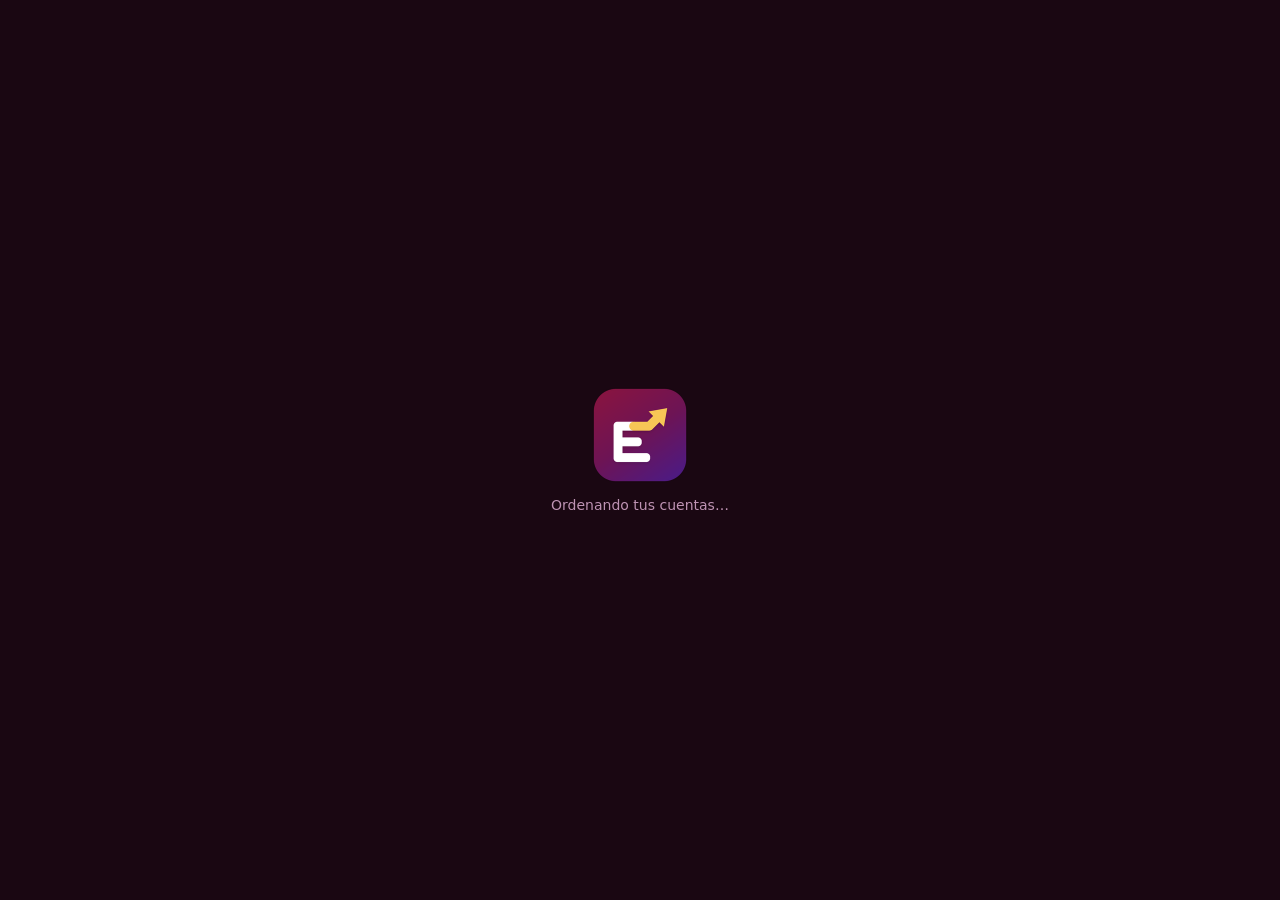
<file: index.html>
<!doctype html>
<html lang="es">
<head>
<meta charset="utf-8">
<meta name="viewport" content="width=device-width, initial-scale=1, viewport-fit=cover">
<title>Mi EquiFinanciero</title>
<meta name="theme-color" content="#1A0712">
<meta name="apple-mobile-web-app-capable" content="yes">
<meta name="mobile-web-app-capable" content="yes">
<meta name="apple-mobile-web-app-title" content="EquiFinanciero">
<meta name="apple-mobile-web-app-status-bar-style" content="black-translucent">
<link rel="manifest" href="manifest.webmanifest">
<link rel="icon" href="favicon-32.png">
<link rel="apple-touch-icon" href="apple-touch-icon.png">
<style>
  html,body{margin:0;height:100%;background:#1A0712;color:#fff;font-family:system-ui,-apple-system,"Segoe UI",sans-serif;overflow:hidden}
  #marco{position:fixed;inset:0;padding-top:env(safe-area-inset-top,0px);box-sizing:border-box;background:#1A0712;display:flex;flex-direction:column}
  #caja{flex:1;min-height:0;position:relative;overflow:hidden}
  iframe{position:absolute;left:0;top:0;width:100%;height:100%;border:0;display:block;background:#1A0712;transform-origin:0 0}
  #banner{display:none;flex:none;align-items:center;gap:10px;padding:8px 10px;background:#2E0E25;border-bottom:1px solid rgba(217,150,215,.35);font-size:13px;line-height:1.3}
  #banner img{width:36px;height:36px;border-radius:9px;flex:none}
  #banner span{flex:1;color:#F3D9EA}#banner b{color:#fff}
  #bI{display:none;border:0;border-radius:12px;padding:10px 14px;background:linear-gradient(135deg,#8C143E,#5B21B6);color:#fff;font:600 14px system-ui}
  #bX{width:34px;height:34px;border:0;border-radius:50%;background:rgba(255,255,255,.12);color:#fff;font-size:18px;flex:none}
  #splash{position:fixed;inset:0;z-index:5;background:#1A0712;display:flex;flex-direction:column;align-items:center;justify-content:center;gap:14px;transition:opacity .5s}
  #splash.fuera{opacity:0;pointer-events:none}
  #splash img{width:96px;height:96px}
  #splash p{margin:0;color:#BE93B3;font-size:14px}
  #err{display:none;position:fixed;inset:0;z-index:9;background:#1A0712;padding:32px;box-sizing:border-box;align-content:center;text-align:center;line-height:1.5}
  #err button{margin-top:16px;padding:12px 22px;border:0;border-radius:14px;background:#8C143E;color:#fff;font-size:16px}
</style>
</head>
<body>
<div id="splash"><img src="icon-192.png" alt="Mi EquiFinanciero"><p>Ordenando tus cuentas…</p></div>
<div id="err"><h2>No pudimos abrir la app</h2><p id="errTxt"></p><button onclick="location.reload()">Reintentar</button></div>
<div id="marco"><div id="banner"><img src="icon-192.png" alt=""><span id="bTxt"></span><button id="bI">Instalar</button><button id="bX" aria-label="Cerrar">×</button></div><div id="caja"><iframe id="f" title="Mi EquiFinanciero" allow="clipboard-write; clipboard-read; camera; microphone; fullscreen; web-share; publickey-credentials-get" referrerpolicy="no-referrer-when-downgrade"></iframe></div></div>
<script src="config.js"></script>
<script>
(function () {
  "use strict";
  var CFG = window.EF_CONFIG || {};
  var K_SES = "EF_SHELL_SESION_V1", K_NONCE = "EF_G_NONCE", K_TOK = "EF_G_TOKEN";
  var $ = function (id) { return document.getElementById(id); };
  var OK_ORIGEN = /^https:\/\/([a-z0-9-]+\.)*(googleusercontent\.com|google\.com)$/i;

  function mostrarError(t) { $("errTxt").textContent = t; $("err").style.display = "block"; $("splash").classList.add("fuera"); }
  function leer(k) { try { return JSON.parse(localStorage.getItem(k) || "null"); } catch (e) { return null; } }
  function guardar(k, v) { try { if (v) localStorage.setItem(k, JSON.stringify(v)); else localStorage.removeItem(k); } catch (e) {} }

  if (!CFG.APP_URL || /PEGA_AQUI/.test(CFG.APP_URL)) { mostrarError("Falta configurar APP_URL en config.js."); return; }

  // Volvemos de Google (inicio de sesión): el id_token llega en el hash
  var tokenPendiente = null;
  try {
    if (location.hash.indexOf("id_token=") >= 0) {
      var p = new URLSearchParams(location.hash.slice(1));
      var idt = p.get("id_token"), esperado = sessionStorage.getItem(K_NONCE);
      var nonceOk = false;
      try { nonceOk = !!esperado && JSON.parse(atob(idt.split(".")[1].replace(/-/g, "+").replace(/_/g, "/"))).nonce === esperado; } catch (e) {}
      if (idt && nonceOk) tokenPendiente = idt;
      sessionStorage.removeItem(K_NONCE);
      history.replaceState(null, "", location.pathname + location.search);
    }
  } catch (e) {}

  var f = $("f");
  var url = CFG.APP_URL;
  try { var q = new URLSearchParams(location.search).get("page"); if (q) url += (url.indexOf("?") < 0 ? "?" : "&") + "page=" + encodeURIComponent(q); } catch (e) {}
  f.src = url;


  // Dibuja la app con el mismo ancho de diseño que en Android (590 px) y la ajusta a la pantalla
  var ANCHO = 590, caja = $("caja");
  function ajustar() {
    var cw = caja.clientWidth, ch = caja.clientHeight;
    if (!cw || !ch) return;
    if (cw >= ANCHO) { f.style.width = "100%"; f.style.height = "100%"; f.style.transform = "none"; return; }
    var k = cw / ANCHO;
    f.style.width = ANCHO + "px"; f.style.height = (ch / k) + "px"; f.style.transform = "scale(" + k + ")";
  }
  ajustar(); addEventListener("resize", ajustar); addEventListener("orientationchange", function () { setTimeout(ajustar, 200); });
  if (window.ResizeObserver) new ResizeObserver(ajustar).observe(caja);

  var splashT = setTimeout(quitarSplash, 9000);
  function quitarSplash() { clearTimeout(splashT); $("splash").classList.add("fuera"); setTimeout(function () { var s = $("splash"); if (s) s.remove(); }, 600); }

  function iniciarGoogle() {
    var nonce = (crypto.randomUUID ? crypto.randomUUID() : String(Math.random()).slice(2) + Date.now());
    sessionStorage.setItem(K_NONCE, nonce);
    var a = new URLSearchParams({
      client_id: CFG.GOOGLE_CLIENT_ID, redirect_uri: location.origin + location.pathname,
      response_type: "id_token", scope: "openid email profile", nonce: nonce, prompt: "select_account"
    });
    location.href = "https://accounts.google.com/o/oauth2/v2/auth?" + a.toString();
  }

  window.addEventListener("message", function (e) {
    if (!OK_ORIGEN.test(e.origin) || !e.data || typeof e.data !== "object") return;   // solo mensajes de Google/Apps Script
    var d = e.data;
    function responder(m) { try { e.source.postMessage(m, e.origin); } catch (x) {} }
    if (d.fr === "hola") {
      responder({ fr: "envoltorio", sesion: leer(K_SES) });
      if (tokenPendiente) { var t = tokenPendiente; tokenPendiente = null; setTimeout(function () { responder({ fr: "googleToken", token: t }); }, 400); }
    } else if (d.fr === "sesion") {
      guardar(K_SES, d.sesion && d.sesion.token ? d.sesion : null);
    } else if (d.fr === "listo") {
      quitarSplash();
    } else if (d.fr === "google") {
      iniciarGoogle();
    } else if (d.fr === "ir" && typeof d.url === "string" && /^(https:\/\/|tel:|mailto:)/i.test(d.url)) {
      var w = null; try { w = window.open(d.url, "_blank", "noopener"); } catch (x) {}
      if (!w) location.href = d.url;
    }
  });


  // ---- Banner superior "Instalar" ----
  var standalone = matchMedia("(display-mode: standalone)").matches || navigator.standalone === true;
  var ua = navigator.userAgent, evt = null, ban = $("banner"), bI = $("bI"), bT = $("bTxt");
  var ios = /iPad|iPhone|iPod/.test(ua) || (navigator.platform === "MacIntel" && navigator.maxTouchPoints > 1);
  function verBanner() { try { if (sessionStorage.getItem("efBan")) return; } catch (e) {} if (!standalone) ban.style.display = "flex"; }
  $("bX").onclick = function () { ban.style.display = "none"; try { sessionStorage.setItem("efBan", "1"); } catch (e) {} };
  if (!standalone) {
    if (ios) { bT.innerHTML = "<b>Instala Mi EquiFinanciero</b>: toca Compartir y “Agregar a pantalla de inicio”."; verBanner(); }
    else {
      bT.innerHTML = "<b>Instala Mi EquiFinanciero</b> en tu teléfono y ábrela como una app.";
      window.addEventListener("beforeinstallprompt", function (e) { e.preventDefault(); evt = e; bI.style.display = "block"; verBanner(); });
      bI.onclick = function () { if (!evt) return; evt.prompt(); evt.userChoice.finally(function () { evt = null; ban.style.display = "none"; }); };
      window.addEventListener("appinstalled", function () { ban.style.display = "none"; });
      if (/Android/i.test(ua)) setTimeout(function () { if (ban.style.display !== "flex") { bT.innerHTML = "<b>Instala la app</b>: menú ⋮ → “Instalar aplicación”."; verBanner(); } }, 2500);
    }
  }

  if ("serviceWorker" in navigator) navigator.serviceWorker.register("sw.js").catch(function () {});
})();
</script>
</body>
</html>
</file>
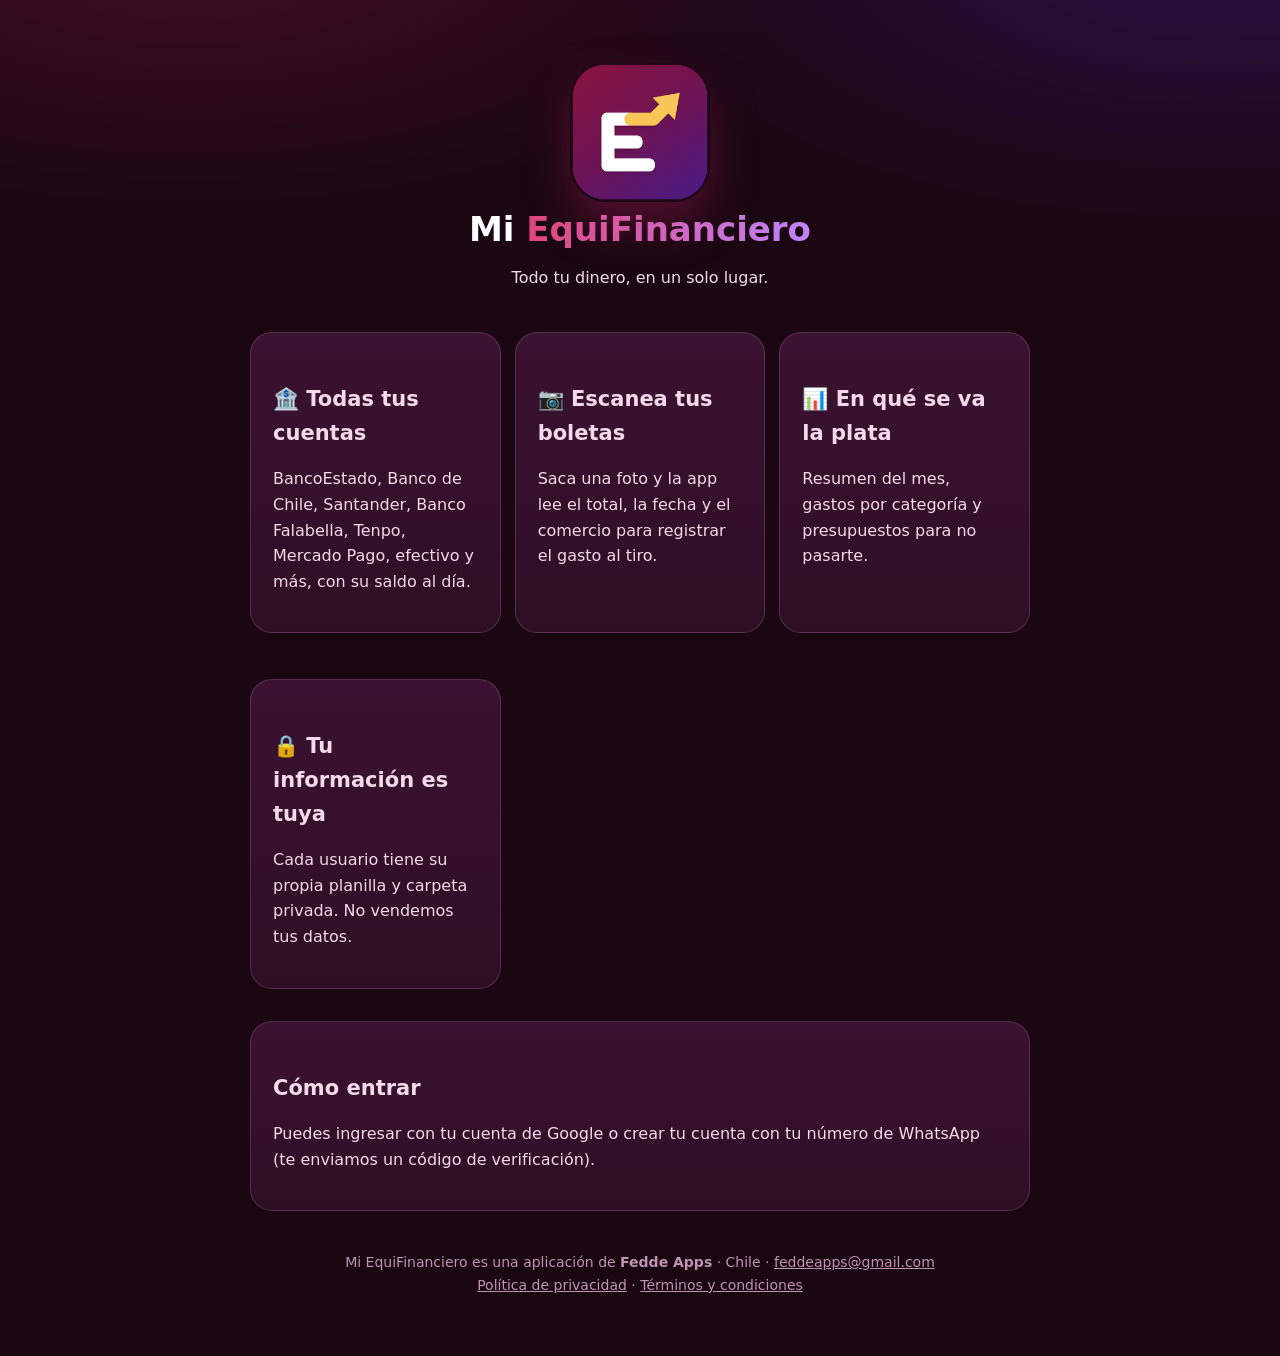
<file: acerca.html>
<!doctype html>
<html lang="es"><head><meta charset="utf-8"><meta name="viewport" content="width=device-width,initial-scale=1">
<title>Mi EquiFinanciero · Fedde Apps</title><meta name="description" content="Ordena tus cuentas, registra tus gastos e ingresos y escanea tus boletas.">
<link rel="icon" href="logo.png"><link rel="stylesheet" href="estilo.css"></head>
<body><div class="pag">
<div class="hero"><img src="logo.png" alt="Mi EquiFinanciero">
<h1>Mi <span class="grad">EquiFinanciero</span></h1>
<p>Todo tu dinero, en un solo lugar.</p></div>
<div class="grid">
<div class="card"><h2>🏦 Todas tus cuentas</h2><p>BancoEstado, Banco de Chile, Santander, Banco Falabella, Tenpo, Mercado Pago, efectivo y más, con su saldo al día.</p></div>
<div class="card"><h2>📷 Escanea tus boletas</h2><p>Saca una foto y la app lee el total, la fecha y el comercio para registrar el gasto al tiro.</p></div>
<div class="card"><h2>📊 En qué se va la plata</h2><p>Resumen del mes, gastos por categoría y presupuestos para no pasarte.</p></div>
<div class="card"><h2>🔒 Tu información es tuya</h2><p>Cada usuario tiene su propia planilla y carpeta privada. No vendemos tus datos.</p></div>
</div>
<div class="card"><h2>Cómo entrar</h2><p>Puedes ingresar con tu cuenta de Google o crear tu cuenta con tu número de WhatsApp (te enviamos un código de verificación).</p></div>
<footer>Mi EquiFinanciero es una aplicación de <b>Fedde Apps</b> · Chile · <a href="mailto:feddeapps@gmail.com">feddeapps@gmail.com</a><br>
<a href="privacidad.html">Política de privacidad</a> · <a href="terminos.html">Términos y condiciones</a></footer>
</div></body></html>
</file>
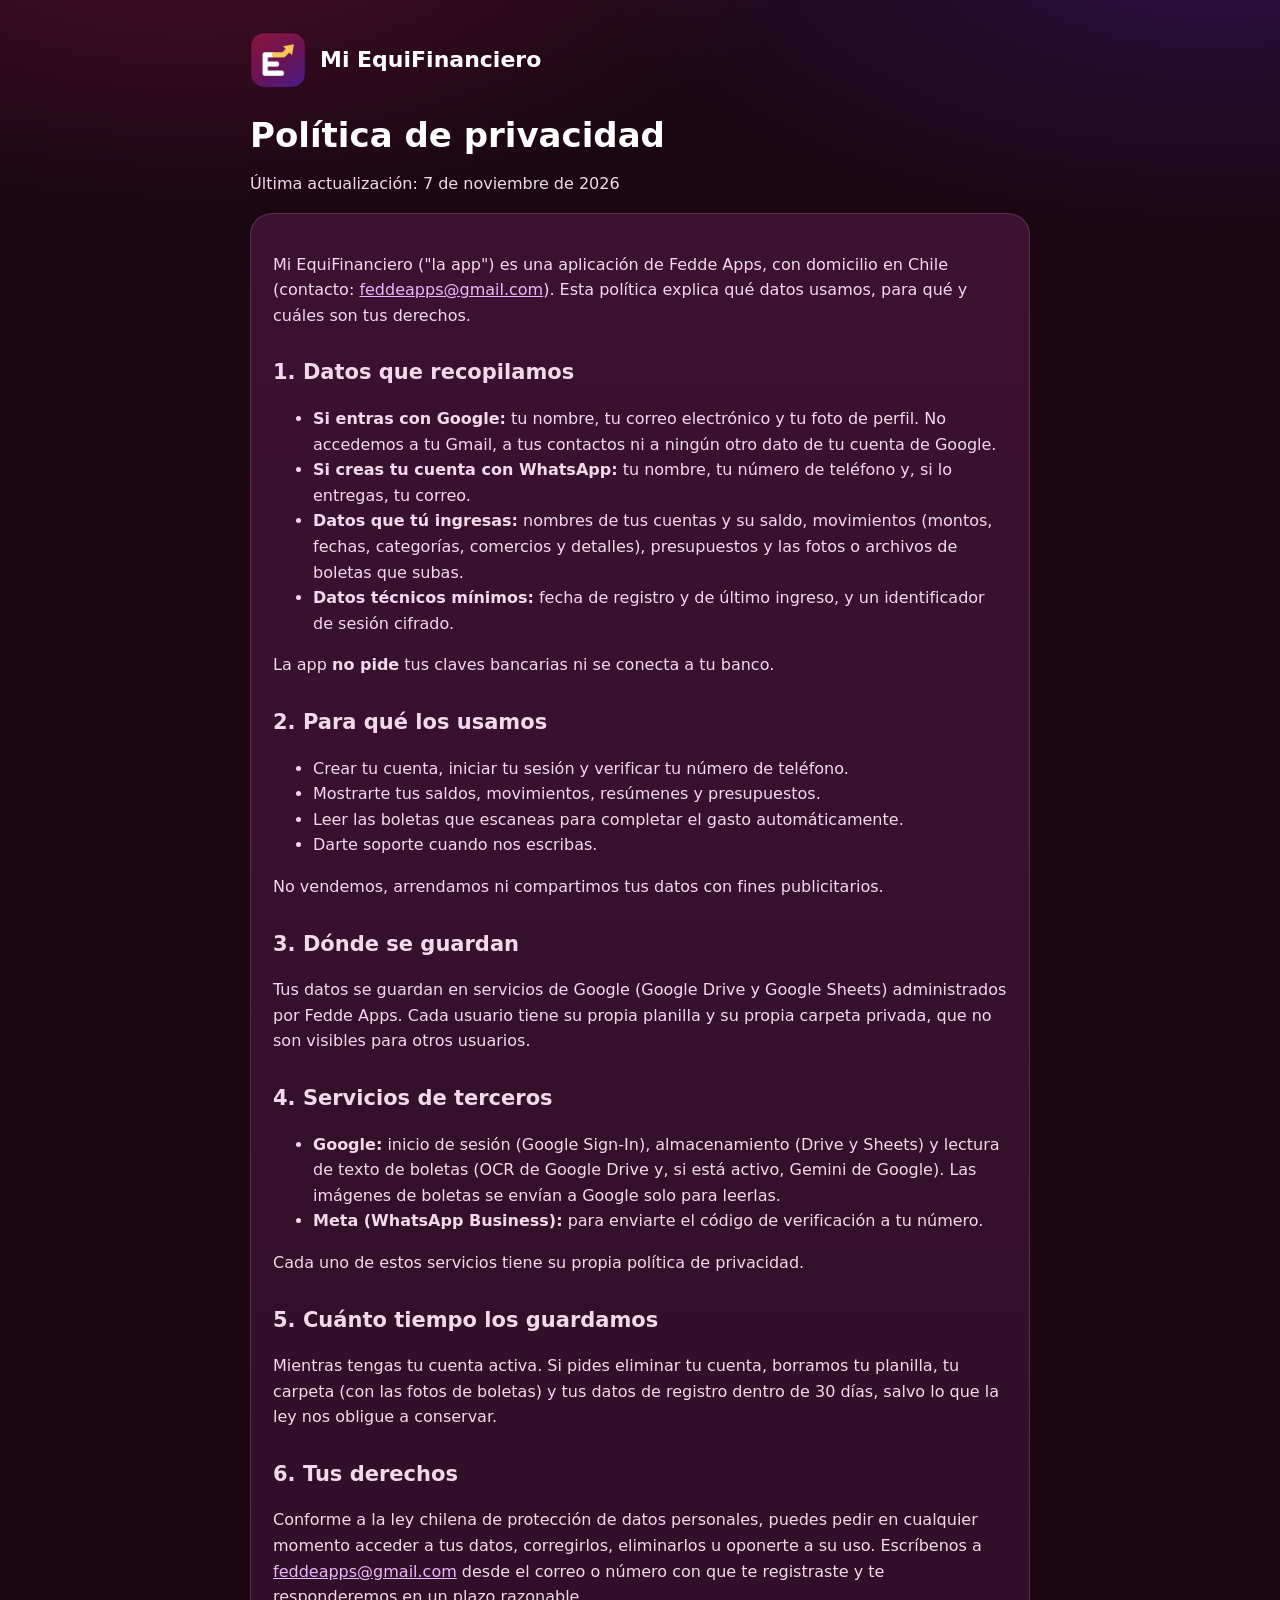
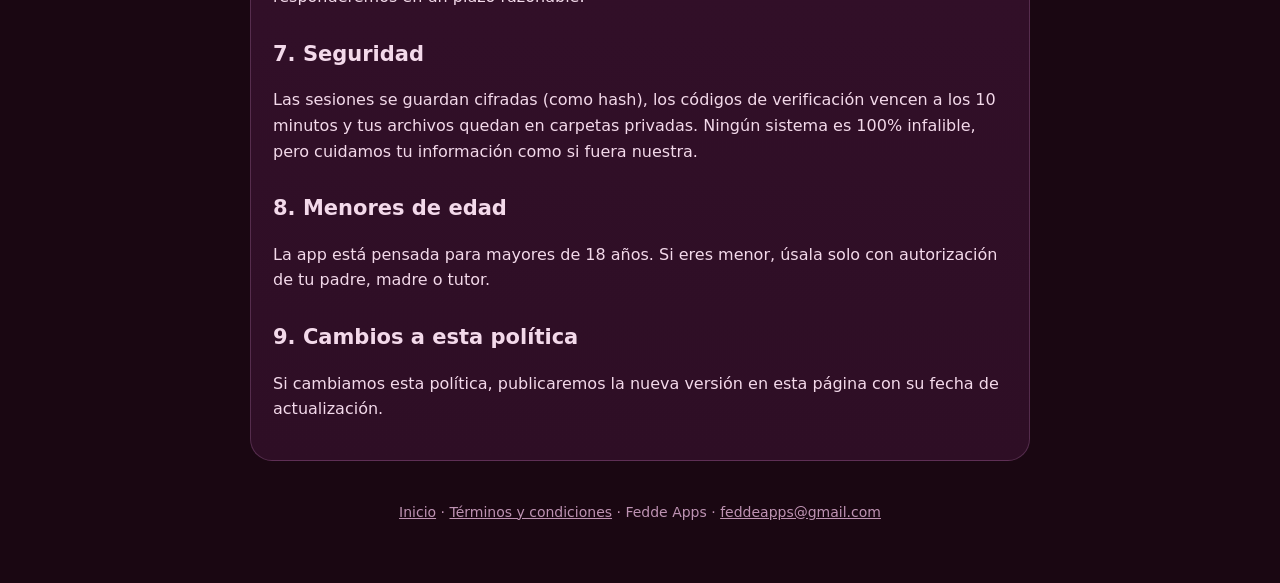
<file: privacidad.html>
<!doctype html>
<html lang="es"><head><meta charset="utf-8"><meta name="viewport" content="width=device-width,initial-scale=1">
<title>Política de privacidad · Mi EquiFinanciero</title><link rel="icon" href="logo.png"><link rel="stylesheet" href="estilo.css"></head>
<body><div class="pag">
<header><img src="logo.png" alt=""><a href="./">Mi EquiFinanciero</a></header>
<h1>Política de privacidad</h1>
<p>Última actualización: 7 de noviembre de 2026</p>
<div class="card">
<p>Mi EquiFinanciero ("la app") es una aplicación de Fedde Apps, con domicilio en Chile (contacto: <a href="mailto:feddeapps@gmail.com">feddeapps@gmail.com</a>). Esta política explica qué datos usamos, para qué y cuáles son tus derechos.</p>

<h2>1. Datos que recopilamos</h2>
<ul>
<li><b>Si entras con Google:</b> tu nombre, tu correo electrónico y tu foto de perfil. No accedemos a tu Gmail, a tus contactos ni a ningún otro dato de tu cuenta de Google.</li>
<li><b>Si creas tu cuenta con WhatsApp:</b> tu nombre, tu número de teléfono y, si lo entregas, tu correo.</li>
<li><b>Datos que tú ingresas:</b> nombres de tus cuentas y su saldo, movimientos (montos, fechas, categorías, comercios y detalles), presupuestos y las fotos o archivos de boletas que subas.</li>
<li><b>Datos técnicos mínimos:</b> fecha de registro y de último ingreso, y un identificador de sesión cifrado.</li>
</ul>
<p>La app <b>no pide</b> tus claves bancarias ni se conecta a tu banco.</p>

<h2>2. Para qué los usamos</h2>
<ul>
<li>Crear tu cuenta, iniciar tu sesión y verificar tu número de teléfono.</li>
<li>Mostrarte tus saldos, movimientos, resúmenes y presupuestos.</li>
<li>Leer las boletas que escaneas para completar el gasto automáticamente.</li>
<li>Darte soporte cuando nos escribas.</li>
</ul>
<p>No vendemos, arrendamos ni compartimos tus datos con fines publicitarios.</p>

<h2>3. Dónde se guardan</h2>
<p>Tus datos se guardan en servicios de Google (Google Drive y Google Sheets) administrados por Fedde Apps. Cada usuario tiene su propia planilla y su propia carpeta privada, que no son visibles para otros usuarios.</p>

<h2>4. Servicios de terceros</h2>
<ul>
<li><b>Google:</b> inicio de sesión (Google Sign-In), almacenamiento (Drive y Sheets) y lectura de texto de boletas (OCR de Google Drive y, si está activo, Gemini de Google). Las imágenes de boletas se envían a Google solo para leerlas.</li>
<li><b>Meta (WhatsApp Business):</b> para enviarte el código de verificación a tu número.</li>
</ul>
<p>Cada uno de estos servicios tiene su propia política de privacidad.</p>

<h2>5. Cuánto tiempo los guardamos</h2>
<p>Mientras tengas tu cuenta activa. Si pides eliminar tu cuenta, borramos tu planilla, tu carpeta (con las fotos de boletas) y tus datos de registro dentro de 30 días, salvo lo que la ley nos obligue a conservar.</p>

<h2>6. Tus derechos</h2>
<p>Conforme a la ley chilena de protección de datos personales, puedes pedir en cualquier momento acceder a tus datos, corregirlos, eliminarlos u oponerte a su uso. Escríbenos a <a href="mailto:feddeapps@gmail.com">feddeapps@gmail.com</a> desde el correo o número con que te registraste y te responderemos en un plazo razonable.</p>

<h2>7. Seguridad</h2>
<p>Las sesiones se guardan cifradas (como hash), los códigos de verificación vencen a los 10 minutos y tus archivos quedan en carpetas privadas. Ningún sistema es 100% infalible, pero cuidamos tu información como si fuera nuestra.</p>

<h2>8. Menores de edad</h2>
<p>La app está pensada para mayores de 18 años. Si eres menor, úsala solo con autorización de tu padre, madre o tutor.</p>

<h2>9. Cambios a esta política</h2>
<p>Si cambiamos esta política, publicaremos la nueva versión en esta página con su fecha de actualización.</p>
</div>
<footer><a href="./">Inicio</a> · <a href="terminos.html">Términos y condiciones</a> · Fedde Apps · <a href="mailto:feddeapps@gmail.com">feddeapps@gmail.com</a></footer>
</div></body></html>
</file>
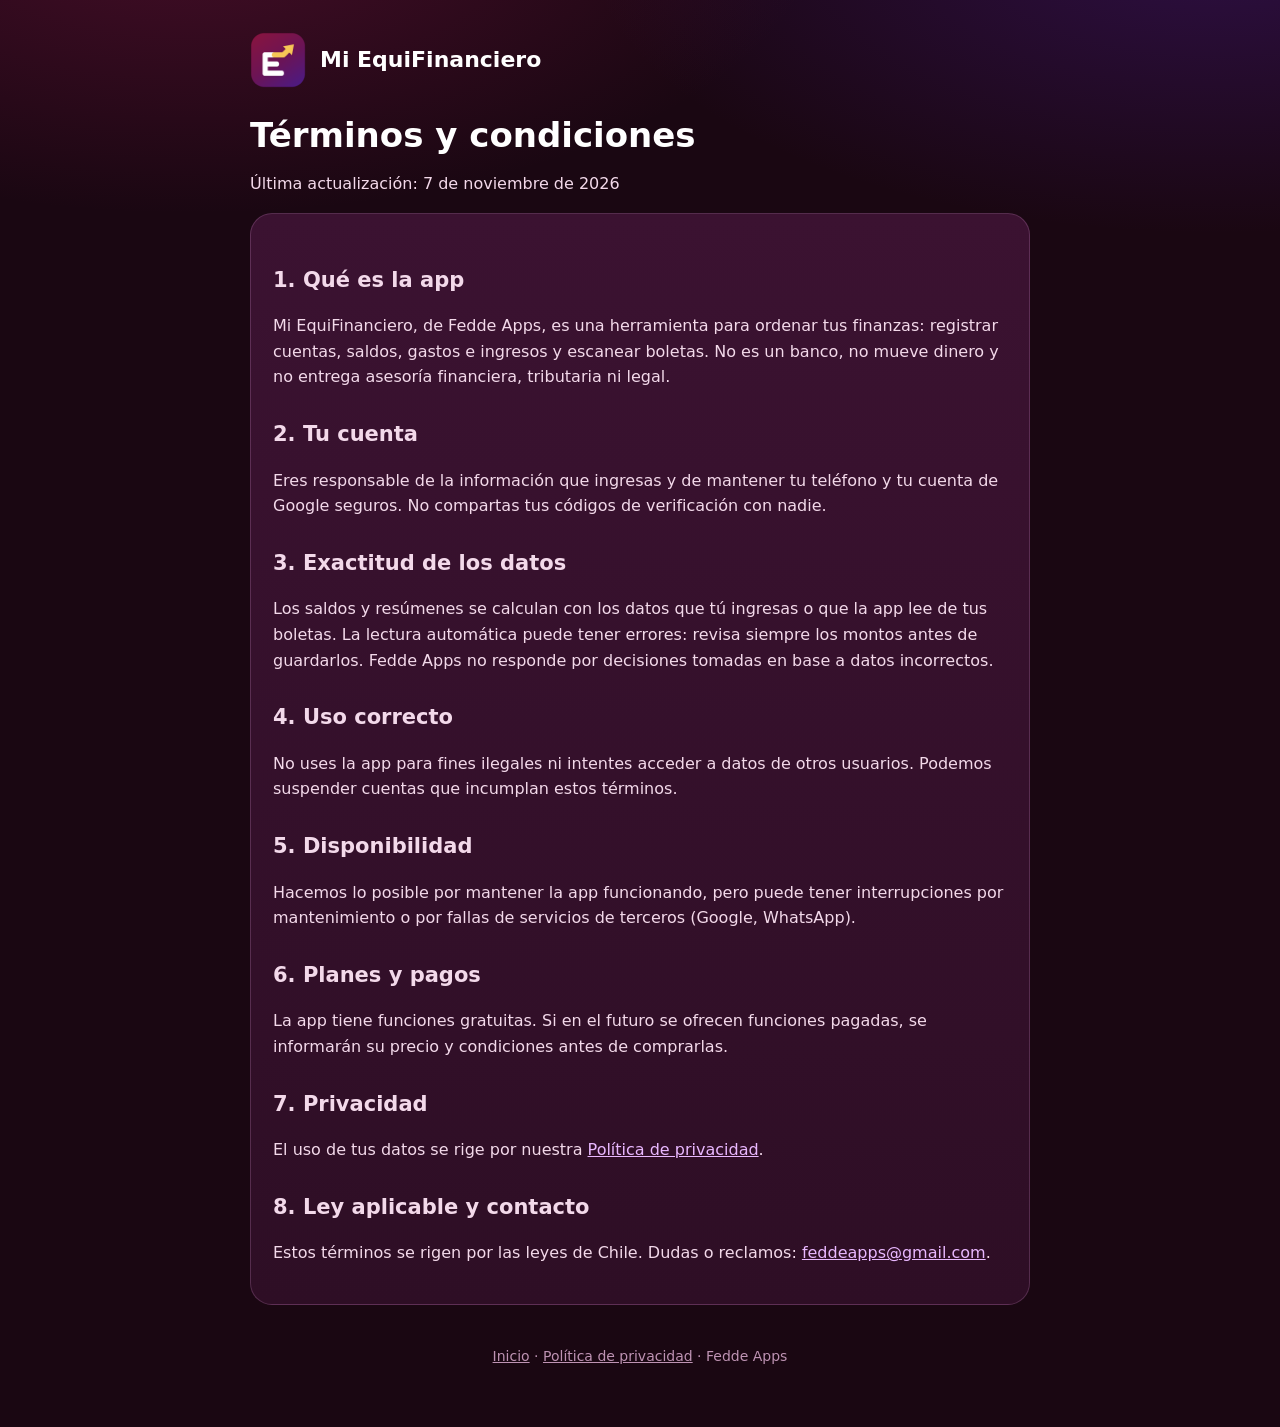
<file: terminos.html>
<!doctype html>
<html lang="es"><head><meta charset="utf-8"><meta name="viewport" content="width=device-width,initial-scale=1">
<title>Términos y condiciones · Mi EquiFinanciero</title><link rel="icon" href="logo.png"><link rel="stylesheet" href="estilo.css"></head>
<body><div class="pag">
<header><img src="logo.png" alt=""><a href="./">Mi EquiFinanciero</a></header>
<h1>Términos y condiciones</h1>
<p>Última actualización: 7 de noviembre de 2026</p>
<div class="card">
<h2>1. Qué es la app</h2>
<p>Mi EquiFinanciero, de Fedde Apps, es una herramienta para ordenar tus finanzas: registrar cuentas, saldos, gastos e ingresos y escanear boletas. No es un banco, no mueve dinero y no entrega asesoría financiera, tributaria ni legal.</p>
<h2>2. Tu cuenta</h2>
<p>Eres responsable de la información que ingresas y de mantener tu teléfono y tu cuenta de Google seguros. No compartas tus códigos de verificación con nadie.</p>
<h2>3. Exactitud de los datos</h2>
<p>Los saldos y resúmenes se calculan con los datos que tú ingresas o que la app lee de tus boletas. La lectura automática puede tener errores: revisa siempre los montos antes de guardarlos. Fedde Apps no responde por decisiones tomadas en base a datos incorrectos.</p>
<h2>4. Uso correcto</h2>
<p>No uses la app para fines ilegales ni intentes acceder a datos de otros usuarios. Podemos suspender cuentas que incumplan estos términos.</p>
<h2>5. Disponibilidad</h2>
<p>Hacemos lo posible por mantener la app funcionando, pero puede tener interrupciones por mantenimiento o por fallas de servicios de terceros (Google, WhatsApp).</p>
<h2>6. Planes y pagos</h2>
<p>La app tiene funciones gratuitas. Si en el futuro se ofrecen funciones pagadas, se informarán su precio y condiciones antes de comprarlas.</p>
<h2>7. Privacidad</h2>
<p>El uso de tus datos se rige por nuestra <a href="privacidad.html">Política de privacidad</a>.</p>
<h2>8. Ley aplicable y contacto</h2>
<p>Estos términos se rigen por las leyes de Chile. Dudas o reclamos: <a href="mailto:feddeapps@gmail.com">feddeapps@gmail.com</a>.</p>
</div>
<footer><a href="./">Inicio</a> · <a href="privacidad.html">Política de privacidad</a> · Fedde Apps</footer>
</div></body></html>
</file>
<file: estilo.css>
:root{--fondo:#1A0712;--tarjeta:#2E0E25;--linea:rgba(217,150,215,.22);--texto:#fff;--texto2:#F3D9EA;--texto3:#BE93B3;--oro:#F5C451}
*{box-sizing:border-box}body{margin:0;font-family:system-ui,-apple-system,"Segoe UI",Roboto,sans-serif;color:var(--texto);line-height:1.6;
background:radial-gradient(900px 420px at 15% -80px,rgba(150,25,80,.35),transparent 70%),radial-gradient(900px 420px at 95% -60px,rgba(91,33,182,.3),transparent 70%),var(--fondo);min-height:100vh}
.pag{max-width:820px;margin:0 auto;padding:32px 20px 60px}
header{display:flex;align-items:center;gap:14px;margin-bottom:28px}header img{width:56px;height:56px;border-radius:16px}
header a{color:#fff;text-decoration:none;font-weight:800;font-size:22px}
h1{font-size:34px;line-height:1.15;margin:0 0 10px}h2{font-size:21px;margin:28px 0 8px;color:var(--texto2)}
p,li{color:var(--texto2)}a{color:#E9B8FF}
.card{background:linear-gradient(180deg,#3B1231,var(--tarjeta));border:1px solid var(--linea);border-radius:22px;padding:22px;margin:16px 0}
.hero{text-align:center;padding:30px 0 10px}.hero img{width:140px;height:140px;border-radius:36px;box-shadow:0 22px 46px rgba(150,25,80,.45)}
.grad{background:linear-gradient(90deg,#E0457B,#C084FC);-webkit-background-clip:text;background-clip:text;color:transparent}
.btn{display:inline-block;margin-top:14px;padding:14px 26px;border-radius:16px;background:linear-gradient(135deg,#8C143E,#6D1D72 55%,#5B21B6);color:#fff;text-decoration:none;font-weight:700}
.grid{display:grid;grid-template-columns:repeat(auto-fit,minmax(220px,1fr));gap:14px}
footer{margin-top:40px;color:var(--texto3);font-size:14px;text-align:center}footer a{color:var(--texto3)}
</file>
